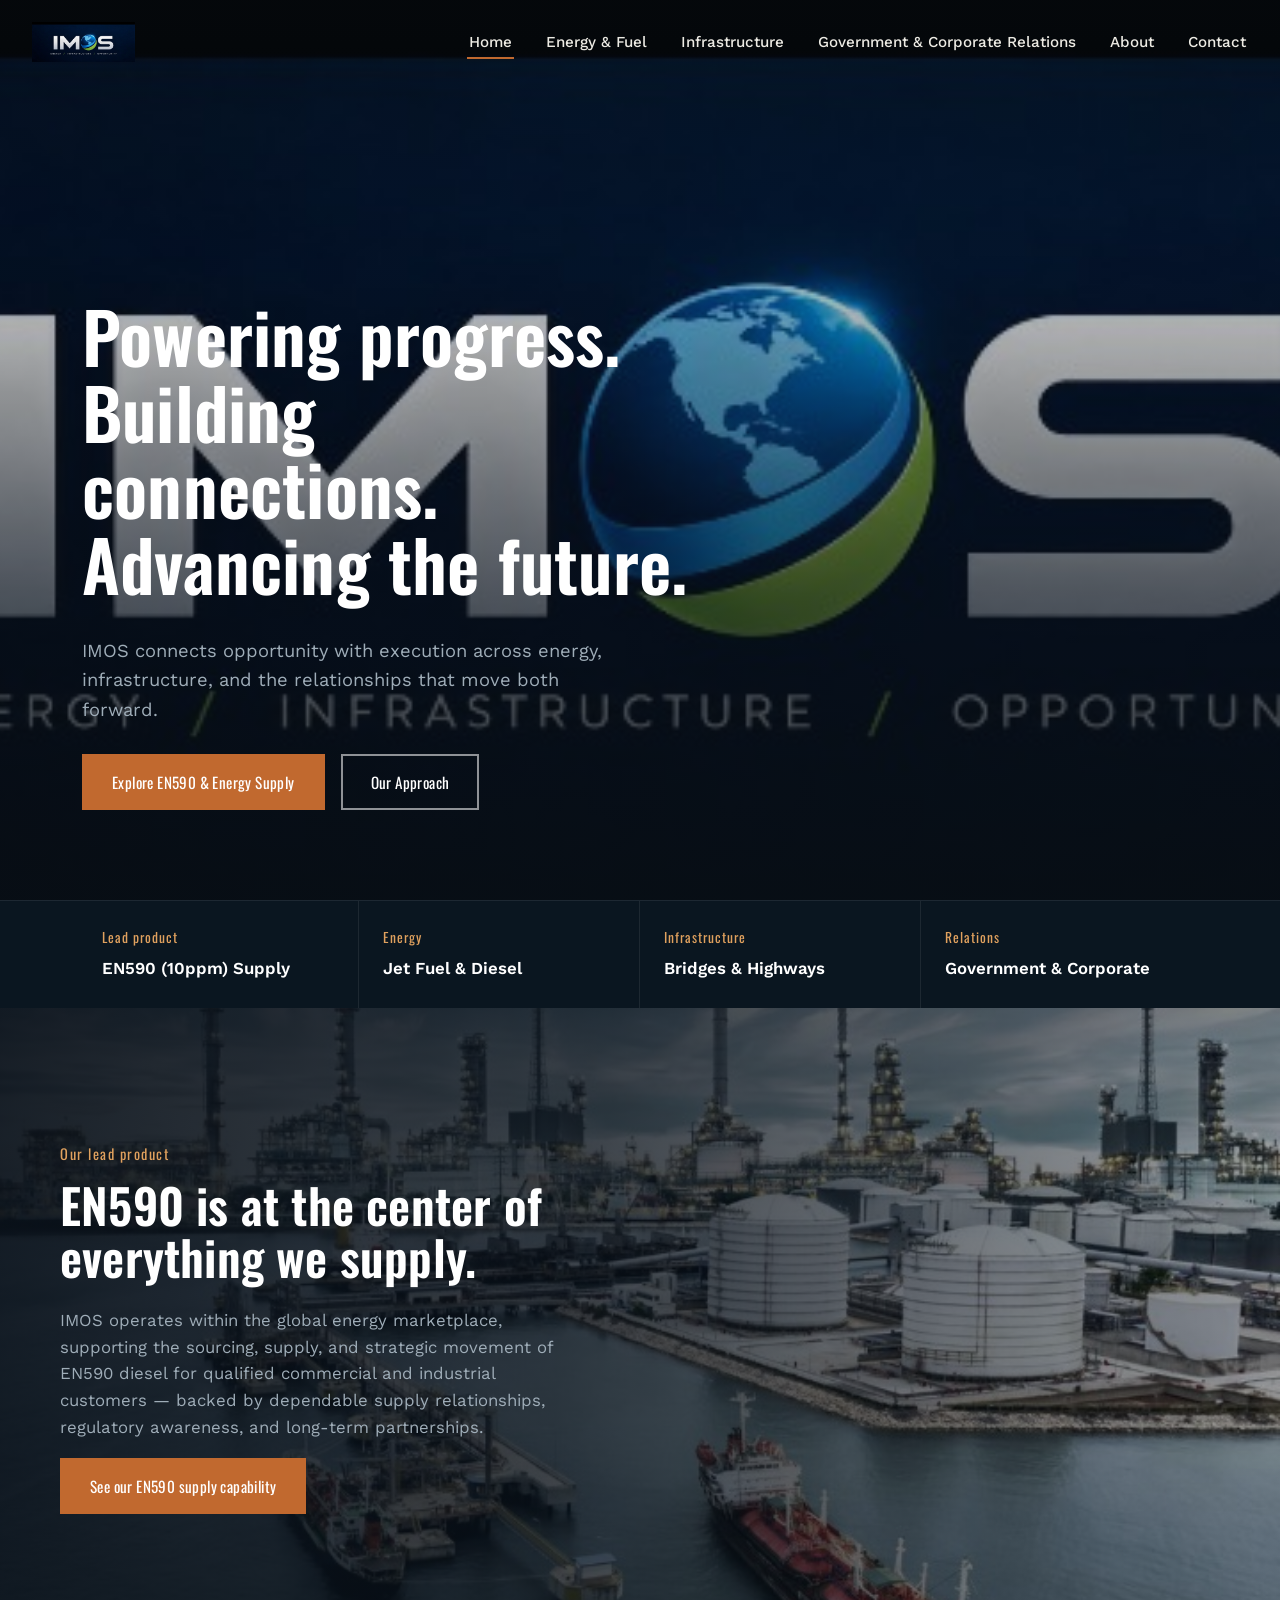
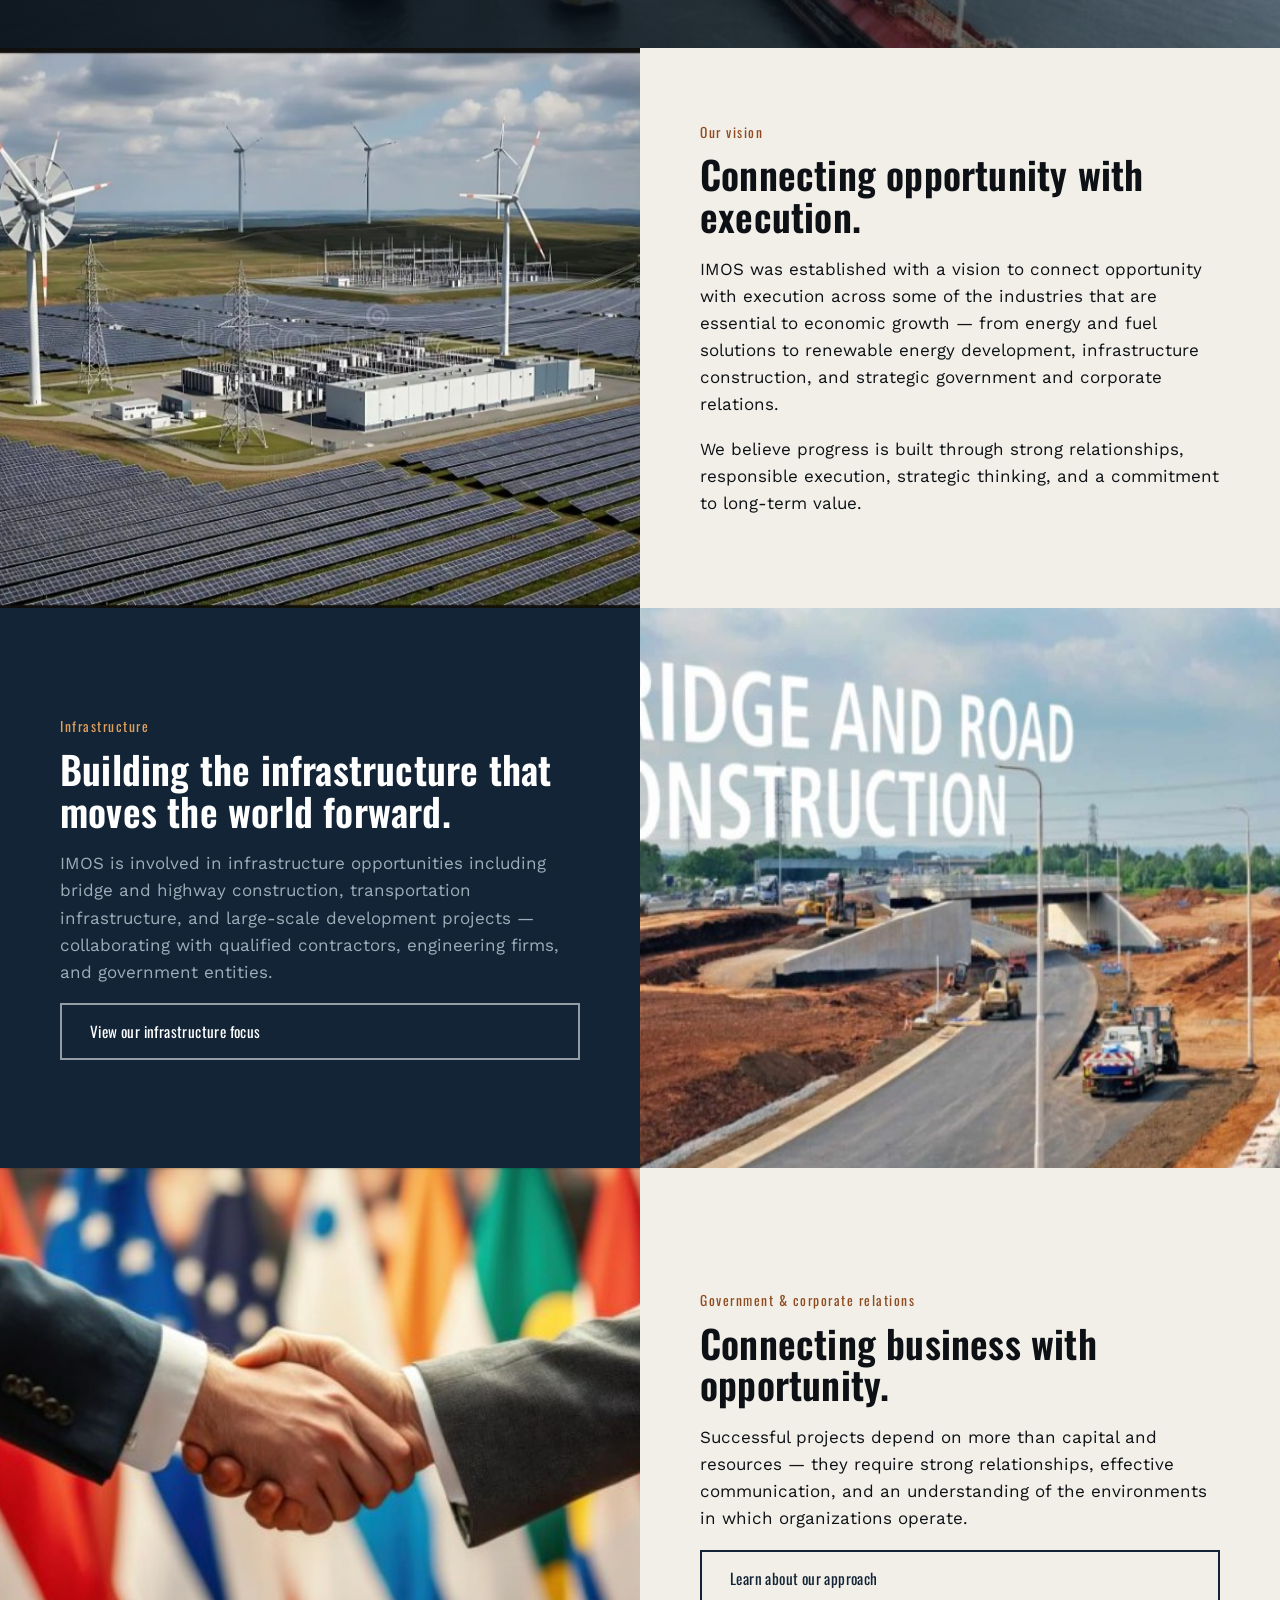
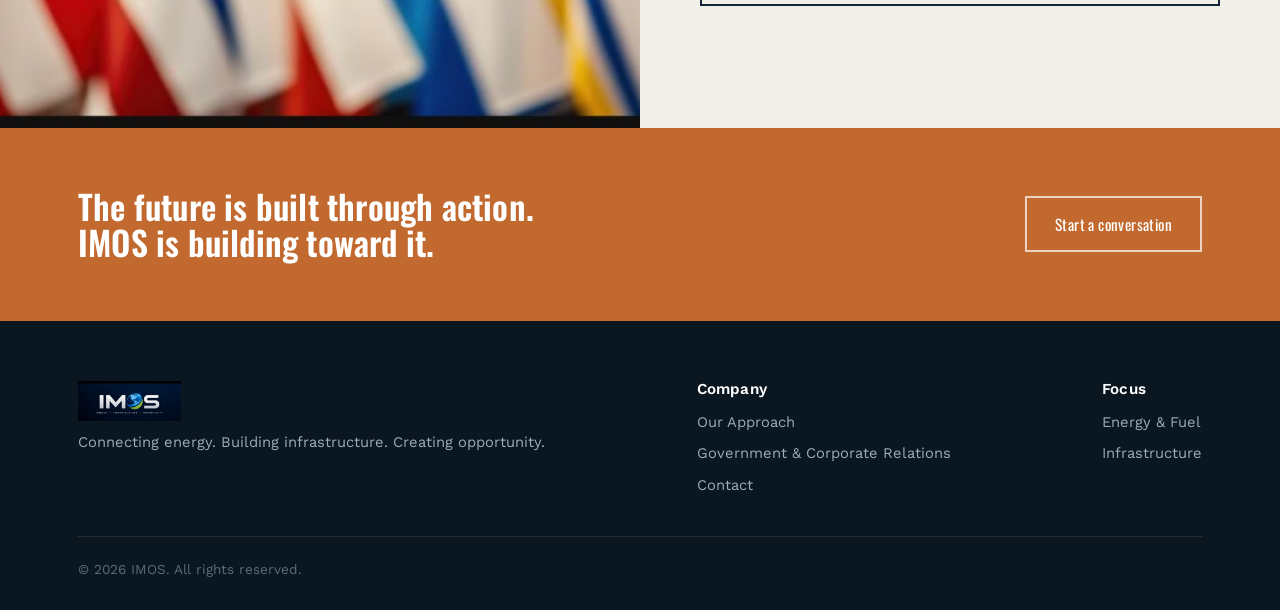
<file: index.html>
<!DOCTYPE html>
<html lang="en">
<head>
<meta charset="UTF-8">
<meta name="viewport" content="width=device-width, initial-scale=1.0">
<title>IMOS | Energy &amp; Infrastructure Solutions</title>
<meta name="description" content="IMOS connects opportunity with execution across energy, fuel supply, renewable energy, infrastructure, and government &amp; corporate relations.">
<link rel="preconnect" href="https://fonts.googleapis.com">
<link href="https://fonts.googleapis.com/css2?family=Oswald:wght@500;600;700&family=Work+Sans:wght@400;500;600&display=swap" rel="stylesheet">
<link rel="stylesheet" href="assets/style.css">
</head>
<body>

<nav class="site-nav">
  <a href="index.html" class="brand"><img src="assets/img/imos-logo.jpg" alt="IMOS"></a>
  <ul class="nav-links">
    <li><a href="index.html" class="active">Home</a></li>
    <li><a href="energy.html">Energy &amp; Fuel</a></li>
    <li><a href="infrastructure.html">Infrastructure</a></li>
    <li><a href="relations.html">Government &amp; Corporate Relations</a></li>
    <li><a href="about.html">About</a></li>
    <li><a href="contact.html">Contact</a></li>
  </ul>
  <button class="nav-toggle" aria-label="Menu">&#9776;</button>
</nav>

<header class="hero">
  <video autoplay muted loop playsinline preload="auto" poster="assets/img/imos-logo.jpg">
    <source src="assets/video/imos-hero.mp4" type="video/mp4">
  </video>
  <div class="hero-content">
    <h1>Powering progress. Building connections. Advancing the future.</h1>
    <p class="lede">IMOS connects opportunity with execution across energy, infrastructure, and the relationships that move both forward.</p>
    <div class="hero-cta">
      <a href="energy.html" class="btn btn-copper">Explore EN590 &amp; Energy Supply</a>
      <a href="about.html" class="btn btn-outline">Our Approach</a>
    </div>
  </div>
</header>

<section class="pillar-strip">
  <div class="wrap">
    <div class="pillar"><span class="num">Lead product</span><strong>EN590 (10ppm) Supply</strong></div>
    <div class="pillar"><span class="num">Energy</span><strong>Jet Fuel &amp; Diesel</strong></div>
    <div class="pillar"><span class="num">Infrastructure</span><strong>Bridges &amp; Highways</strong></div>
    <div class="pillar"><span class="num">Relations</span><strong>Government &amp; Corporate</strong></div>
  </div>
</section>

<section class="focus">
  <div class="split-media">
    <img src="assets/img/port-refinery-tankers.jpg" alt="Refinery and tanker port used for EN590 distribution">
  </div>
  <div class="focus-content">
    <p class="kicker">Our lead product</p>
    <h2>EN590 is at the center of everything we supply.</h2>
    <p>IMOS operates within the global energy marketplace, supporting the sourcing, supply, and strategic movement of EN590 diesel for qualified commercial and industrial customers &mdash; backed by dependable supply relationships, regulatory awareness, and long-term partnerships.</p>
    <a href="energy.html" class="btn btn-copper">See our EN590 supply capability</a>
  </div>
</section>

<section class="split">
  <div class="split-media">
    <img src="assets/img/renewable-wind-solar.jpg" alt="Solar and wind farm">
  </div>
  <div class="split-text">
    <p class="kicker">Our vision</p>
    <h2>Connecting opportunity with execution.</h2>
    <p>IMOS was established with a vision to connect opportunity with execution across some of the industries that are essential to economic growth &mdash; from energy and fuel solutions to renewable energy development, infrastructure construction, and strategic government and corporate relations.</p>
    <p>We believe progress is built through strong relationships, responsible execution, strategic thinking, and a commitment to long-term value.</p>
  </div>
</section>

<section class="split reverse">
  <div class="split-media">
    <img src="assets/img/infrastructure-bridge-overlay.jpg" alt="Highway and bridge construction site">
  </div>
  <div class="split-text on-navy">
    <p class="kicker">Infrastructure</p>
    <h2>Building the infrastructure that moves the world forward.</h2>
    <p>IMOS is involved in infrastructure opportunities including bridge and highway construction, transportation infrastructure, and large-scale development projects &mdash; collaborating with qualified contractors, engineering firms, and government entities.</p>
    <a href="infrastructure.html" class="btn btn-outline">View our infrastructure focus</a>
  </div>
</section>

<section class="split">
  <div class="split-media">
    <img src="assets/img/corporate-handshake-flags.jpg" alt="Handshake in front of international flags">
  </div>
  <div class="split-text">
    <p class="kicker">Government &amp; corporate relations</p>
    <h2>Connecting business with opportunity.</h2>
    <p>Successful projects depend on more than capital and resources &mdash; they require strong relationships, effective communication, and an understanding of the environments in which organizations operate.</p>
    <a href="relations.html" class="btn btn-outline-dark">Learn about our approach</a>
  </div>
</section>

<section class="cta-banner">
  <div class="wrap">
    <h2>The future is built through action. IMOS is building toward it.</h2>
    <a href="contact.html" class="btn btn-outline">Start a conversation</a>
  </div>
</section>

<footer>
  <div class="wrap">
    <div class="foot-grid">
      <div class="foot-col">
        <div class="brand"><img src="assets/img/imos-logo.jpg" alt="IMOS"></div>
        <p>Connecting energy. Building infrastructure. Creating opportunity.</p>
      </div>
      <div class="foot-col">
        <h4>Company</h4>
        <a href="about.html">Our Approach</a>
        <a href="relations.html">Government &amp; Corporate Relations</a>
        <a href="contact.html">Contact</a>
      </div>
      <div class="foot-col">
        <h4>Focus</h4>
        <a href="energy.html">Energy &amp; Fuel</a>
        <a href="infrastructure.html">Infrastructure</a>
      </div>
    </div>
    <div class="foot-bottom">&copy; <span id="year"></span> IMOS. All rights reserved.</div>
  </div>
</footer>

<script>document.getElementById('year').textContent = new Date().getFullYear();</script>

<script src="assets/script.js"></script>
</body>
</html>
</file>
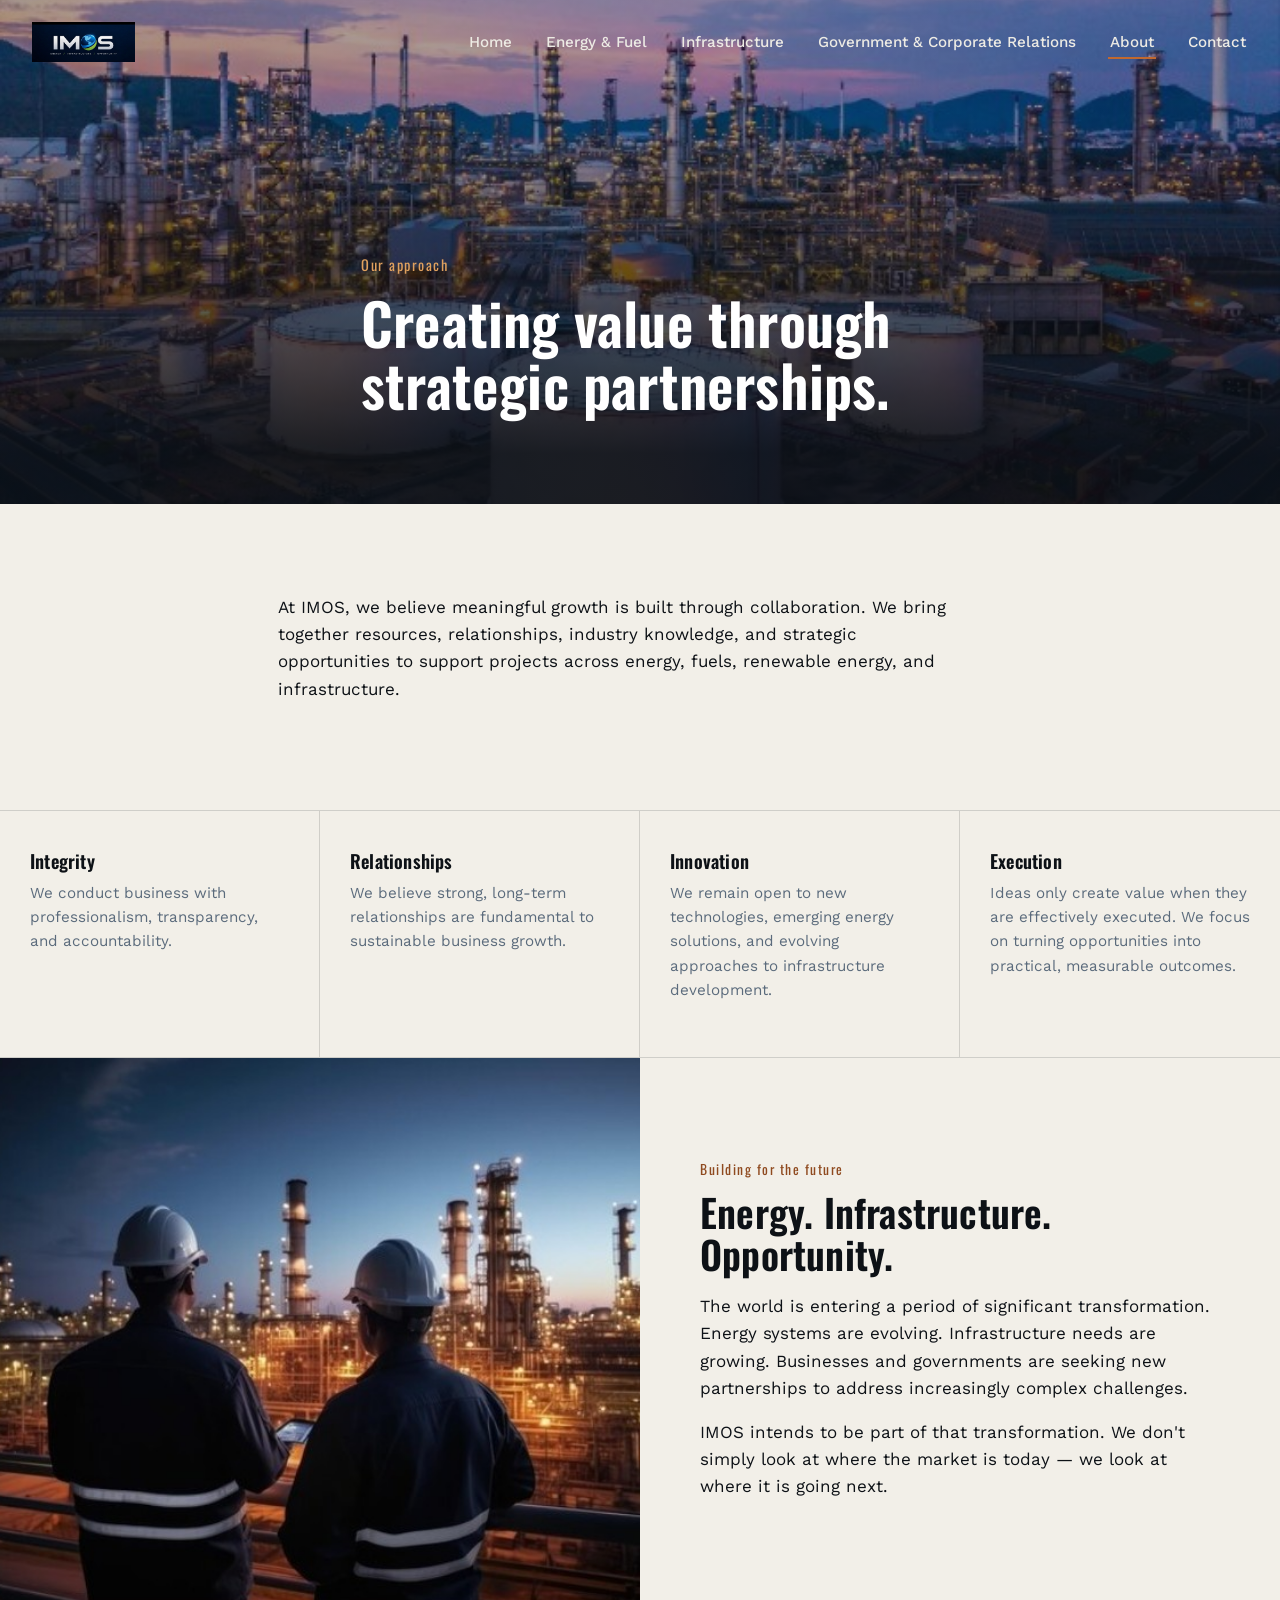
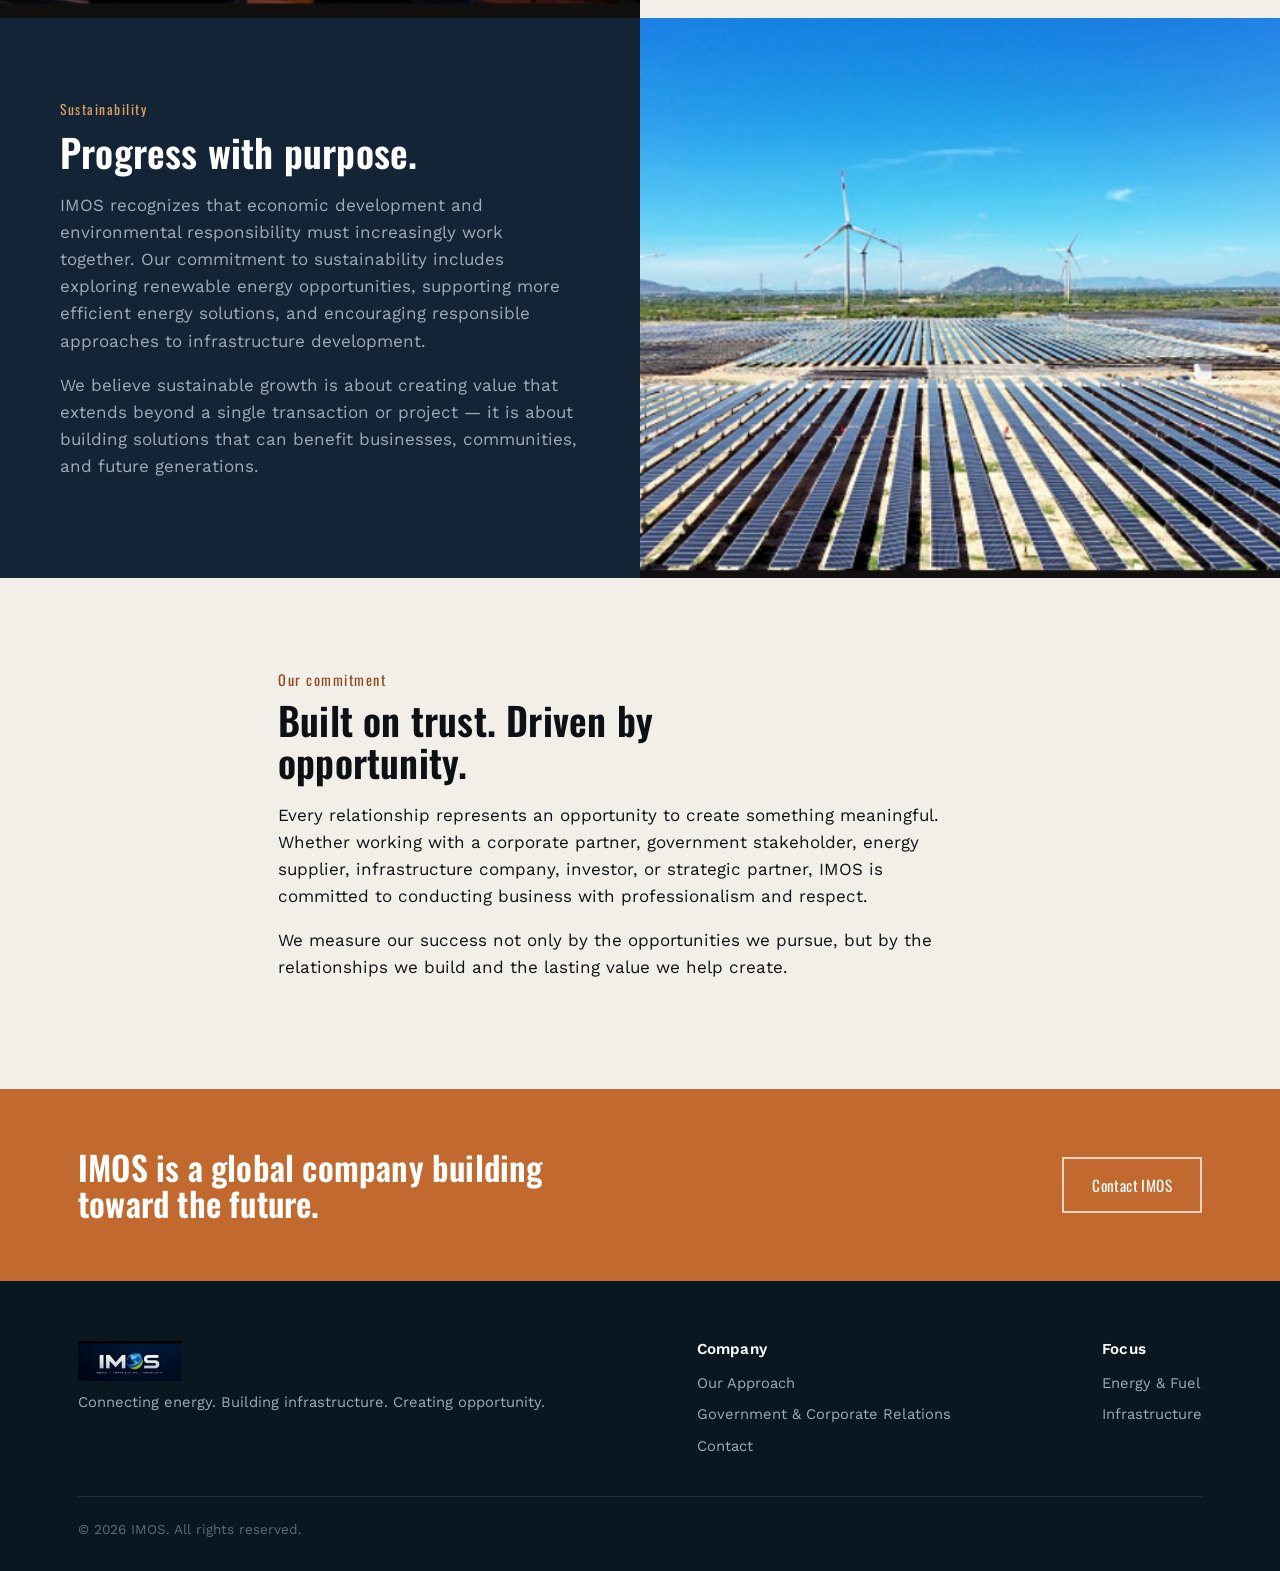
<file: about.html>
<!DOCTYPE html>
<html lang="en">
<head>
<meta charset="UTF-8">
<meta name="viewport" content="width=device-width, initial-scale=1.0">
<title>Our Approach | IMOS</title>
<meta name="description" content="IMOS is a global company building strategic relationships and pursuing opportunities across energy, infrastructure, and government relations.">
<link rel="preconnect" href="https://fonts.googleapis.com">
<link href="https://fonts.googleapis.com/css2?family=Oswald:wght@500;600;700&family=Work+Sans:wght@400;500;600&display=swap" rel="stylesheet">
<link rel="stylesheet" href="assets/style.css">
</head>
<body>

<nav class="site-nav">
  <a href="index.html" class="brand"><img src="assets/img/imos-logo.jpg" alt="IMOS"></a>
  <ul class="nav-links">
    <li><a href="index.html">Home</a></li>
    <li><a href="energy.html">Energy &amp; Fuel</a></li>
    <li><a href="infrastructure.html">Infrastructure</a></li>
    <li><a href="relations.html">Government &amp; Corporate Relations</a></li>
    <li><a href="about.html" class="active">About</a></li>
    <li><a href="contact.html">Contact</a></li>
  </ul>
  <button class="nav-toggle" aria-label="Menu">&#9776;</button>
</nav>

<header class="page-header">
  <img src="assets/img/refinery-dramatic-sky.jpg" alt="Refinery at dusk under a dramatic sky">
  <div class="wrap">
    <p class="kicker">Our approach</p>
    <h1>Creating value through strategic partnerships.</h1>
  </div>
</header>

<section class="band narrow">
  <div class="wrap">
    <p>At IMOS, we believe meaningful growth is built through collaboration. We bring together resources, relationships, industry knowledge, and strategic opportunities to support projects across energy, fuels, renewable energy, and infrastructure.</p>
  </div>
</section>

<section class="principles">
  <div class="principle">
    <h3>Integrity</h3>
    <p>We conduct business with professionalism, transparency, and accountability.</p>
  </div>
  <div class="principle">
    <h3>Relationships</h3>
    <p>We believe strong, long-term relationships are fundamental to sustainable business growth.</p>
  </div>
  <div class="principle">
    <h3>Innovation</h3>
    <p>We remain open to new technologies, emerging energy solutions, and evolving approaches to infrastructure development.</p>
  </div>
  <div class="principle">
    <h3>Execution</h3>
    <p>Ideas only create value when they are effectively executed. We focus on turning opportunities into practical, measurable outcomes.</p>
  </div>
</section>

<section class="split">
  <div class="split-media">
    <img src="assets/img/workers-refinery-night.jpg" alt="Engineers reviewing a refinery at night">
  </div>
  <div class="split-text">
    <p class="kicker">Building for the future</p>
    <h2>Energy. Infrastructure. Opportunity.</h2>
    <p>The world is entering a period of significant transformation. Energy systems are evolving. Infrastructure needs are growing. Businesses and governments are seeking new partnerships to address increasingly complex challenges.</p>
    <p>IMOS intends to be part of that transformation. We don't simply look at where the market is today &mdash; we look at where it is going next.</p>
  </div>
</section>

<section class="split reverse">
  <div class="split-media">
    <img src="assets/img/solar-farm-wide.jpg" alt="Solar farm">
  </div>
  <div class="split-text on-navy">
    <p class="kicker">Sustainability</p>
    <h2>Progress with purpose.</h2>
    <p>IMOS recognizes that economic development and environmental responsibility must increasingly work together. Our commitment to sustainability includes exploring renewable energy opportunities, supporting more efficient energy solutions, and encouraging responsible approaches to infrastructure development.</p>
    <p>We believe sustainable growth is about creating value that extends beyond a single transaction or project &mdash; it is about building solutions that can benefit businesses, communities, and future generations.</p>
  </div>
</section>

<section class="band narrow">
  <div class="wrap">
    <p class="kicker">Our commitment</p>
    <h2>Built on trust. Driven by opportunity.</h2>
    <p>Every relationship represents an opportunity to create something meaningful. Whether working with a corporate partner, government stakeholder, energy supplier, infrastructure company, investor, or strategic partner, IMOS is committed to conducting business with professionalism and respect.</p>
    <p>We measure our success not only by the opportunities we pursue, but by the relationships we build and the lasting value we help create.</p>
  </div>
</section>

<section class="cta-banner">
  <div class="wrap">
    <h2>IMOS is a global company building toward the future.</h2>
    <a href="contact.html" class="btn btn-outline">Contact IMOS</a>
  </div>
</section>

<footer>
  <div class="wrap">
    <div class="foot-grid">
      <div class="foot-col">
        <div class="brand"><img src="assets/img/imos-logo.jpg" alt="IMOS"></div>
        <p>Connecting energy. Building infrastructure. Creating opportunity.</p>
      </div>
      <div class="foot-col">
        <h4>Company</h4>
        <a href="about.html">Our Approach</a>
        <a href="relations.html">Government &amp; Corporate Relations</a>
        <a href="contact.html">Contact</a>
      </div>
      <div class="foot-col">
        <h4>Focus</h4>
        <a href="energy.html">Energy &amp; Fuel</a>
        <a href="infrastructure.html">Infrastructure</a>
      </div>
    </div>
    <div class="foot-bottom">&copy; <span id="year"></span> IMOS. All rights reserved.</div>
  </div>
</footer>

<script>document.getElementById('year').textContent = new Date().getFullYear();</script>
<script src="assets/script.js"></script>
</body>
</html>
</file>
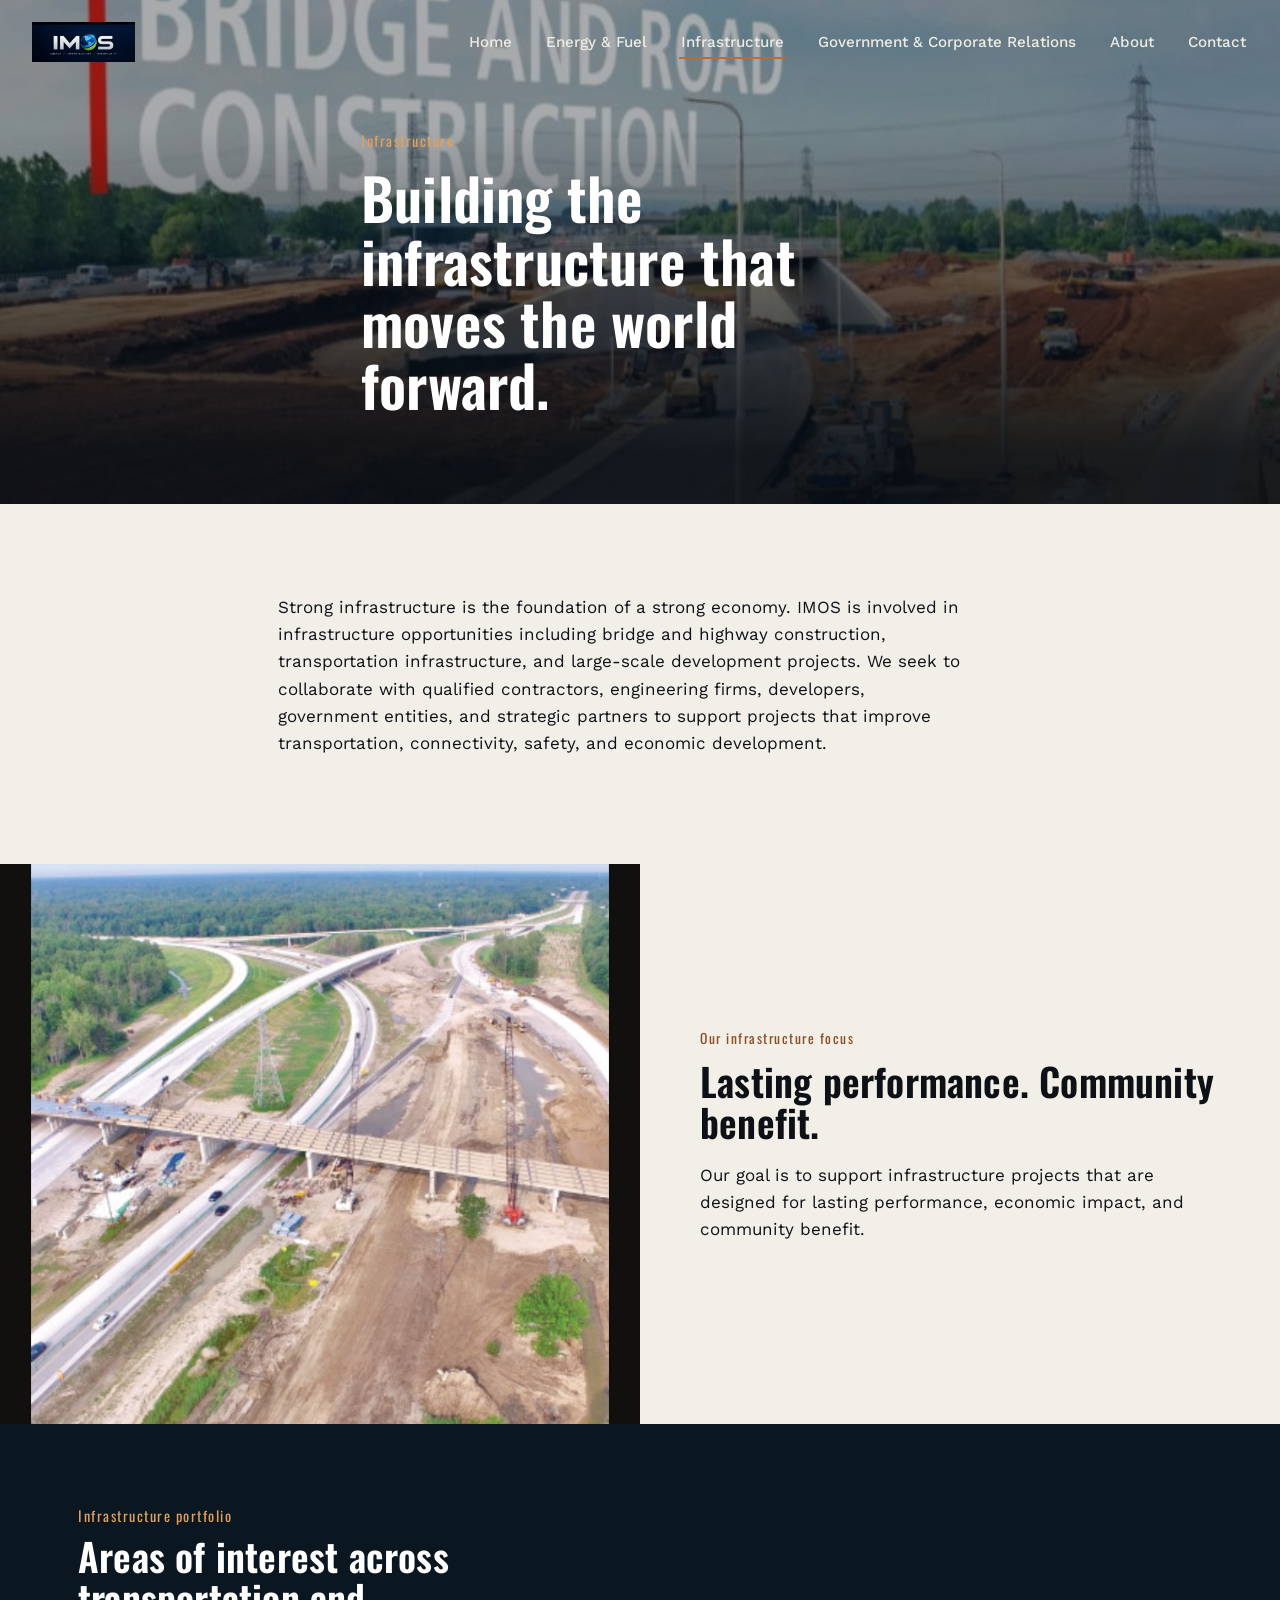
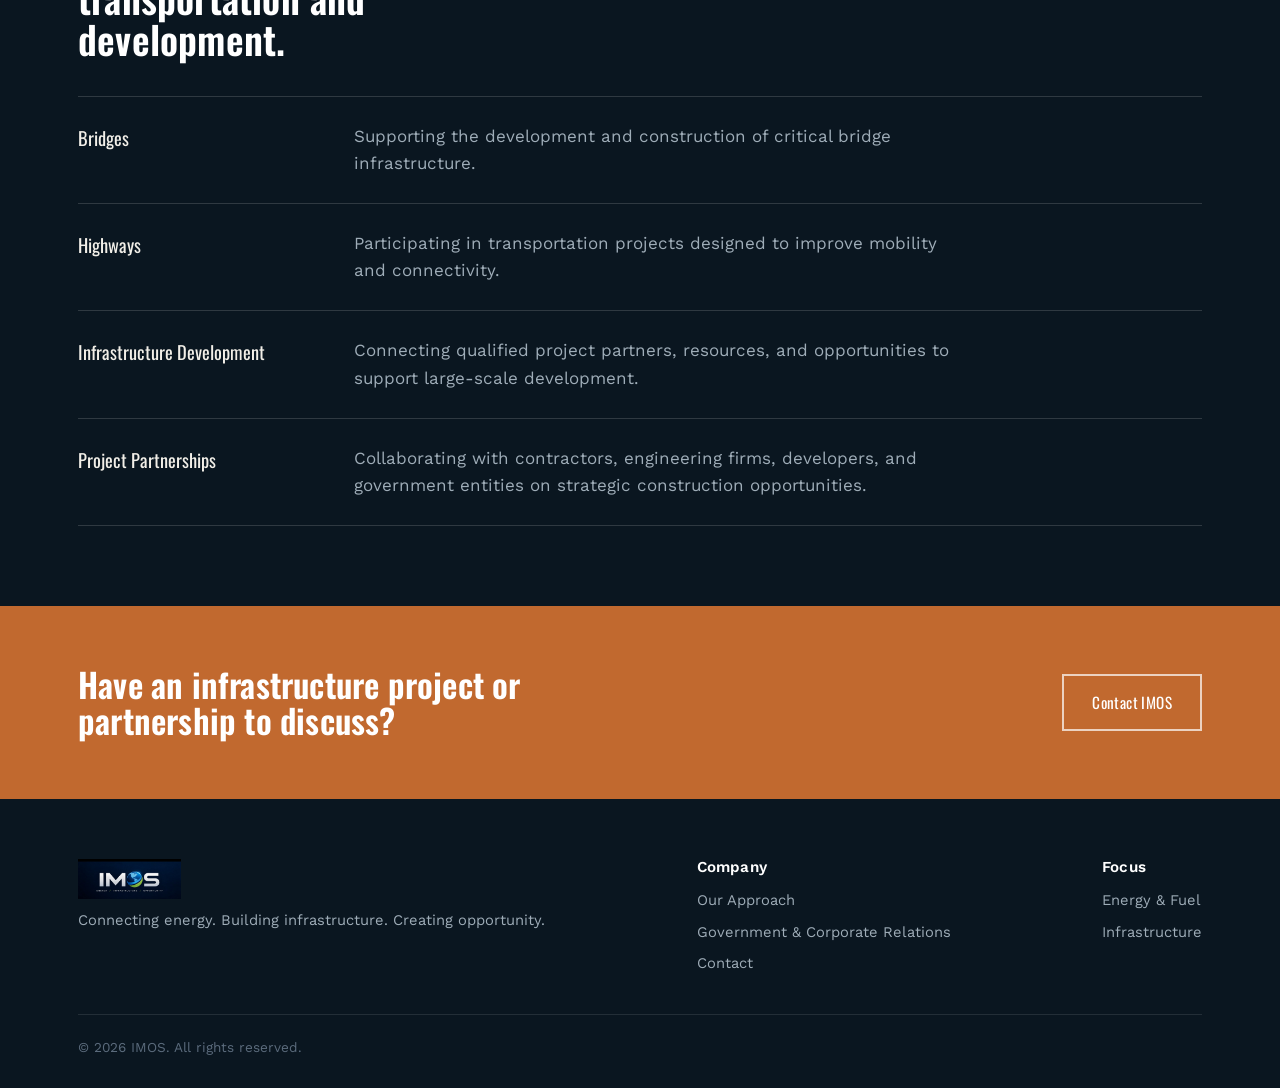
<file: infrastructure.html>
<!DOCTYPE html>
<html lang="en">
<head>
<meta charset="UTF-8">
<meta name="viewport" content="width=device-width, initial-scale=1.0">
<title>Infrastructure | IMOS</title>
<meta name="description" content="IMOS is involved in bridge construction, highway construction, transportation infrastructure, and large-scale development projects.">
<link rel="preconnect" href="https://fonts.googleapis.com">
<link href="https://fonts.googleapis.com/css2?family=Oswald:wght@500;600;700&family=Work+Sans:wght@400;500;600&display=swap" rel="stylesheet">
<link rel="stylesheet" href="assets/style.css">
</head>
<body>

<nav class="site-nav">
  <a href="index.html" class="brand"><img src="assets/img/imos-logo.jpg" alt="IMOS"></a>
  <ul class="nav-links">
    <li><a href="index.html">Home</a></li>
    <li><a href="energy.html">Energy &amp; Fuel</a></li>
    <li><a href="infrastructure.html" class="active">Infrastructure</a></li>
    <li><a href="relations.html">Government &amp; Corporate Relations</a></li>
    <li><a href="about.html">About</a></li>
    <li><a href="contact.html">Contact</a></li>
  </ul>
  <button class="nav-toggle" aria-label="Menu">&#9776;</button>
</nav>

<header class="page-header">
  <img src="assets/img/infrastructure-bridge-overlay.jpg" alt="Bridge and road construction">
  <div class="wrap">
    <p class="kicker">Infrastructure</p>
    <h1>Building the infrastructure that moves the world forward.</h1>
  </div>
</header>

<section class="band narrow">
  <div class="wrap">
    <p>Strong infrastructure is the foundation of a strong economy. IMOS is involved in infrastructure opportunities including bridge and highway construction, transportation infrastructure, and large-scale development projects. We seek to collaborate with qualified contractors, engineering firms, developers, government entities, and strategic partners to support projects that improve transportation, connectivity, safety, and economic development.</p>
  </div>
</section>

<section class="split">
  <div class="split-media">
    <img src="assets/img/infrastructure-highway-aerial.jpg" alt="Aerial view of highway and bridge construction">
  </div>
  <div class="split-text">
    <p class="kicker">Our infrastructure focus</p>
    <h2>Lasting performance. Community benefit.</h2>
    <p>Our goal is to support infrastructure projects that are designed for lasting performance, economic impact, and community benefit.</p>
  </div>
</section>

<section class="list-block dark">
  <div class="wrap">
    <p class="kicker">Infrastructure portfolio</p>
    <h2>Areas of interest across transportation and development.</h2>
    <div class="item-row">
      <div class="label">Bridges</div>
      <p>Supporting the development and construction of critical bridge infrastructure.</p>
    </div>
    <div class="item-row">
      <div class="label">Highways</div>
      <p>Participating in transportation projects designed to improve mobility and connectivity.</p>
    </div>
    <div class="item-row">
      <div class="label">Infrastructure Development</div>
      <p>Connecting qualified project partners, resources, and opportunities to support large-scale development.</p>
    </div>
    <div class="item-row">
      <div class="label">Project Partnerships</div>
      <p>Collaborating with contractors, engineering firms, developers, and government entities on strategic construction opportunities.</p>
    </div>
  </div>
</section>

<section class="cta-banner">
  <div class="wrap">
    <h2>Have an infrastructure project or partnership to discuss?</h2>
    <a href="contact.html" class="btn btn-outline">Contact IMOS</a>
  </div>
</section>

<footer>
  <div class="wrap">
    <div class="foot-grid">
      <div class="foot-col">
        <div class="brand"><img src="assets/img/imos-logo.jpg" alt="IMOS"></div>
        <p>Connecting energy. Building infrastructure. Creating opportunity.</p>
      </div>
      <div class="foot-col">
        <h4>Company</h4>
        <a href="about.html">Our Approach</a>
        <a href="relations.html">Government &amp; Corporate Relations</a>
        <a href="contact.html">Contact</a>
      </div>
      <div class="foot-col">
        <h4>Focus</h4>
        <a href="energy.html">Energy &amp; Fuel</a>
        <a href="infrastructure.html">Infrastructure</a>
      </div>
    </div>
    <div class="foot-bottom">&copy; <span id="year"></span> IMOS. All rights reserved.</div>
  </div>
</footer>

<script>document.getElementById('year').textContent = new Date().getFullYear();</script>
<script src="assets/script.js"></script>
</body>
</html>
</file>
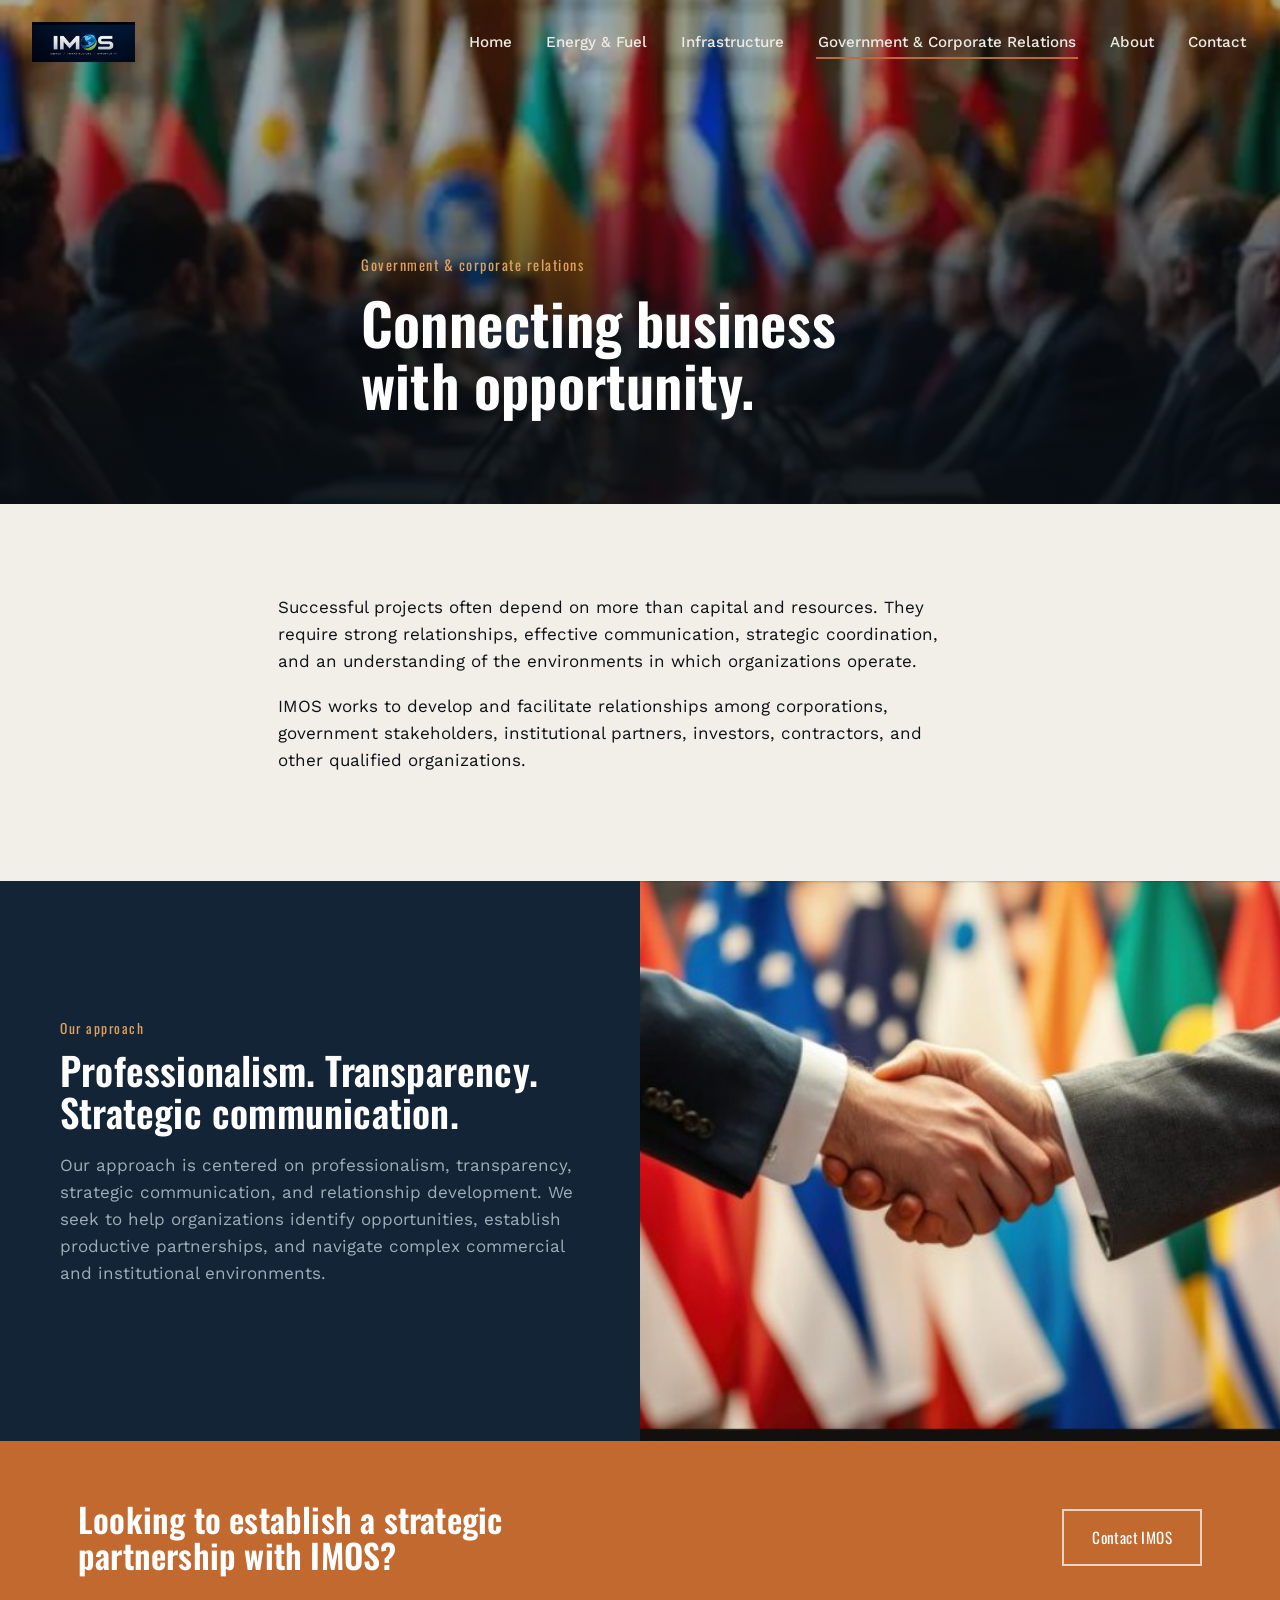
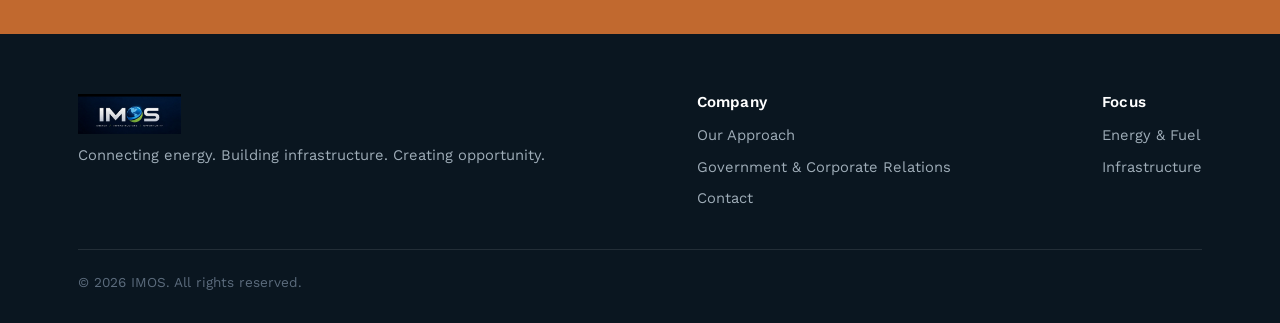
<file: relations.html>
<!DOCTYPE html>
<html lang="en">
<head>
<meta charset="UTF-8">
<meta name="viewport" content="width=device-width, initial-scale=1.0">
<title>Government &amp; Corporate Relations | IMOS</title>
<meta name="description" content="IMOS develops and facilitates relationships among corporations, government stakeholders, institutional partners, investors, and contractors.">
<link rel="preconnect" href="https://fonts.googleapis.com">
<link href="https://fonts.googleapis.com/css2?family=Oswald:wght@500;600;700&family=Work+Sans:wght@400;500;600&display=swap" rel="stylesheet">
<link rel="stylesheet" href="assets/style.css">
</head>
<body>

<nav class="site-nav">
  <a href="index.html" class="brand"><img src="assets/img/imos-logo.jpg" alt="IMOS"></a>
  <ul class="nav-links">
    <li><a href="index.html">Home</a></li>
    <li><a href="energy.html">Energy &amp; Fuel</a></li>
    <li><a href="infrastructure.html">Infrastructure</a></li>
    <li><a href="relations.html" class="active">Government &amp; Corporate Relations</a></li>
    <li><a href="about.html">About</a></li>
    <li><a href="contact.html">Contact</a></li>
  </ul>
  <button class="nav-toggle" aria-label="Menu">&#9776;</button>
</nav>

<header class="page-header">
  <img src="assets/img/government-chamber.jpg" alt="Government chamber with international flags">
  <div class="wrap">
    <p class="kicker">Government &amp; corporate relations</p>
    <h1>Connecting business with opportunity.</h1>
  </div>
</header>

<section class="band narrow">
  <div class="wrap">
    <p>Successful projects often depend on more than capital and resources. They require strong relationships, effective communication, strategic coordination, and an understanding of the environments in which organizations operate.</p>
    <p>IMOS works to develop and facilitate relationships among corporations, government stakeholders, institutional partners, investors, contractors, and other qualified organizations.</p>
  </div>
</section>

<section class="split reverse">
  <div class="split-media">
    <img src="assets/img/corporate-handshake-flags.jpg" alt="Handshake in front of international flags">
  </div>
  <div class="split-text on-navy">
    <p class="kicker">Our approach</p>
    <h2>Professionalism. Transparency. Strategic communication.</h2>
    <p>Our approach is centered on professionalism, transparency, strategic communication, and relationship development. We seek to help organizations identify opportunities, establish productive partnerships, and navigate complex commercial and institutional environments.</p>
  </div>
</section>

<section class="cta-banner">
  <div class="wrap">
    <h2>Looking to establish a strategic partnership with IMOS?</h2>
    <a href="contact.html" class="btn btn-outline">Contact IMOS</a>
  </div>
</section>

<footer>
  <div class="wrap">
    <div class="foot-grid">
      <div class="foot-col">
        <div class="brand"><img src="assets/img/imos-logo.jpg" alt="IMOS"></div>
        <p>Connecting energy. Building infrastructure. Creating opportunity.</p>
      </div>
      <div class="foot-col">
        <h4>Company</h4>
        <a href="about.html">Our Approach</a>
        <a href="relations.html">Government &amp; Corporate Relations</a>
        <a href="contact.html">Contact</a>
      </div>
      <div class="foot-col">
        <h4>Focus</h4>
        <a href="energy.html">Energy &amp; Fuel</a>
        <a href="infrastructure.html">Infrastructure</a>
      </div>
    </div>
    <div class="foot-bottom">&copy; <span id="year"></span> IMOS. All rights reserved.</div>
  </div>
</footer>

<script>document.getElementById('year').textContent = new Date().getFullYear();</script>
<script src="assets/script.js"></script>
</body>
</html>
</file>
<file: assets/style.css>
/* ===========================================================
   IMOS — Energy & Infrastructure
   Design tokens
   =========================================================== */
:root{
  --navy-deep:#0A1620;
  --navy:#122436;
  --navy-soft:#1B3349;
  --steel:#5B6B7C;
  --steel-light:#9FADB8;
  --paper:#F2EFE8;
  --paper-dim:#E7E2D6;
  --ink:#0D1116;
  --copper:#C1692F;
  --copper-dark:#8F4A1F;
  --copper-light:#E0A15E;

  --font-display: 'Oswald', sans-serif;
  --font-body: 'Work Sans', sans-serif;

  --maxw: 1180px;
}

*{box-sizing:border-box;}
html{scroll-behavior:smooth;}
body{
  margin:0;
  font-family:var(--font-body);
  color:var(--ink);
  background:var(--paper);
  line-height:1.6;
  font-size:17px;
}
img{max-width:100%; display:block;}
a{color:inherit; text-decoration:none;}
h1,h2,h3,h4{
  font-family:var(--font-display);
  font-weight:600;
  line-height:1.08;
  margin:0 0 .5em 0;
  letter-spacing:.2px;
}
p{margin:0 0 1em 0; max-width:62ch;}
.wrap{max-width:var(--maxw); margin:0 auto; padding:0 28px;}

/* ---------- Nav ---------- */
.site-nav{
  position:fixed; top:0; left:0; right:0; z-index:100;
  display:flex; align-items:center; justify-content:space-between;
  padding:22px 32px;
  transition:background .35s ease, padding .35s ease, box-shadow .35s ease;
}
.site-nav.solid{
  background:var(--navy-deep);
  padding:14px 32px;
  box-shadow:0 2px 14px rgba(0,0,0,.25);
}
.brand{
  font-family:var(--font-display);
  font-size:1.4rem;
  color:#fff;
  font-weight:600;
  letter-spacing:1px;
}
.brand span{color:var(--copper-light);}
.brand img{height:40px; width:auto; display:block;}
.nav-links{display:flex; gap:30px; list-style:none; margin:0; padding:0;}
.nav-links a{
  color:#EDEBE4;
  font-size:.95rem;
  font-weight:500;
  padding:6px 2px;
  border-bottom:2px solid transparent;
  transition:border-color .2s ease, color .2s ease;
}
.nav-links a:hover, .nav-links a.active{
  border-bottom-color:var(--copper);
}
.nav-toggle{display:none; background:none; border:0; color:#fff; font-size:1.6rem; cursor:pointer;}

@media (max-width:820px){
  .nav-links{
    position:fixed; top:0; right:0; height:100vh; width:min(78vw,320px);
    background:var(--navy-deep);
    flex-direction:column; gap:0;
    padding:90px 32px 32px;
    transform:translateX(100%);
    transition:transform .3s ease;
  }
  .nav-links.open{transform:translateX(0);}
  .nav-links li{border-bottom:1px solid rgba(255,255,255,.08); width:100%;}
  .nav-links a{display:block; padding:16px 0;}
  .nav-toggle{display:block;}
}

/* ---------- Hero (video background) ---------- */
.hero{
  position:relative;
  min-height:100vh;
  display:flex; align-items:flex-end;
  overflow:hidden;
  background:var(--navy-deep);
}
.hero video, .hero .hero-fallback{
  position:absolute; inset:0;
  width:100%; height:100%;
  object-fit:cover;
  object-position:center;
}
.hero::after{
  content:"";
  position:absolute; inset:0;
  background:linear-gradient(0deg, rgba(8,14,20,.92) 0%, rgba(8,14,20,.55) 42%, rgba(8,14,20,.25) 70%, rgba(8,14,20,.55) 100%);
}
.hero-content{
  position:relative; z-index:2;
  padding:0 32px 90px;
  max-width:var(--maxw);
  margin:0 auto;
  width:100%;
}
.hero-content h1{
  color:#fff;
  font-size:clamp(2.4rem, 6vw, 4.4rem);
  max-width:16ch;
}
.hero-content .lede{
  color:var(--steel-light);
  font-size:1.15rem;
  max-width:48ch;
  margin-bottom:1.6em;
}
.hero-cta{display:flex; gap:16px; flex-wrap:wrap;}

/* ---------- Buttons ---------- */
.btn{
  display:inline-block;
  padding:14px 28px;
  font-family:var(--font-display);
  font-size:.95rem;
  letter-spacing:.4px;
  border:2px solid transparent;
  transition:background .2s ease, color .2s ease, border-color .2s ease;
}
.btn-copper{background:var(--copper); color:#fff;}
.btn-copper:hover{background:var(--copper-dark);}
.btn-outline{border-color:rgba(255,255,255,.55); color:#fff;}
.btn-outline:hover{border-color:#fff; background:rgba(255,255,255,.08);}
.btn-outline-dark{border-color:var(--navy); color:var(--navy);}
.btn-outline-dark:hover{background:var(--navy); color:#fff;}

/* ---------- Pillar strip (below hero) ---------- */
.pillar-strip{
  background:var(--navy-deep);
  border-top:1px solid rgba(255,255,255,.08);
}
.pillar-strip .wrap{
  display:grid;
  grid-template-columns:repeat(4,1fr);
}
.pillar{
  padding:26px 24px;
  border-right:1px solid rgba(255,255,255,.08);
}
.pillar:last-child{border-right:none;}
.pillar .num{
  font-family:var(--font-display);
  color:var(--copper-light);
  font-size:.85rem;
  letter-spacing:1px;
  display:block;
  margin-bottom:6px;
}
.pillar strong{color:#fff; font-size:1.05rem; font-weight:600;}
@media (max-width:820px){
  .pillar-strip .wrap{grid-template-columns:1fr 1fr;}
  .pillar{border-bottom:1px solid rgba(255,255,255,.08);}
}

/* ---------- Split section (photo + text) ---------- */
.split{
  display:grid;
  grid-template-columns:1fr 1fr;
  min-height:560px;
}
.split.reverse{direction:rtl;}
.split.reverse > *{direction:ltr;}
.split-media{position:relative; min-height:340px; overflow:hidden;}
.split-media img{width:100%; height:100%; object-fit:cover; position:absolute; inset:0;}
.split-text{
  display:flex; flex-direction:column; justify-content:center;
  padding:70px 60px;
  background:var(--paper);
}
.split-text.on-navy{background:var(--navy); color:var(--paper);}
.split-text.on-navy h2, .split-text.on-navy h3{color:#fff;}
.split-text.on-navy p{color:var(--steel-light);}
.split-text .kicker{
  color:var(--copper-dark);
  font-family:var(--font-display);
  font-size:.85rem;
  letter-spacing:1.5px;
  margin-bottom:10px;
}
.split-text.on-navy .kicker{color:var(--copper-light);}
.split-text h2{font-size:clamp(1.8rem,3vw,2.6rem);}

@media (max-width:900px){
  .split{grid-template-columns:1fr;}
  .split-media{min-height:280px;}
  .split-text{padding:50px 28px;}
}

/* ---------- Focus section (EN590 lead) ---------- */
.focus{
  position:relative;
  min-height:640px;
  display:flex; align-items:center;
  color:#fff;
}
.focus .split-media{position:absolute; inset:0; z-index:0;}
.focus .split-media::after{
  content:"";
  position:absolute; inset:0;
  background:linear-gradient(100deg, rgba(9,17,26,.94) 0%, rgba(9,17,26,.78) 45%, rgba(9,17,26,.35) 100%);
}
.focus-content{position:relative; z-index:1; padding:80px 60px; max-width:640px;}
.focus-content .kicker{color:var(--copper-light); font-family:var(--font-display); letter-spacing:1.5px; font-size:.9rem;}
.focus-content h2{font-size:clamp(2rem,4vw,3rem);}
.focus-content p{color:var(--steel-light); font-size:1.05rem;}
@media (max-width:820px){
  .focus-content{padding:60px 28px;}
}

/* ---------- CTA banner ---------- */
.cta-banner{
  background:var(--copper);
  color:#fff;
  padding:60px 0;
  text-align:left;
}
.cta-banner .wrap{
  display:flex; align-items:center; justify-content:space-between; gap:24px; flex-wrap:wrap;
}
.cta-banner h2{color:#fff; font-size:clamp(1.5rem,3vw,2.1rem); margin:0; max-width:26ch;}
.cta-banner .btn-outline{border-color:rgba(255,255,255,.7);}

/* ---------- Footer ---------- */
footer{background:var(--navy-deep); color:var(--steel-light); padding:60px 0 30px;}
footer .foot-grid{
  display:flex; justify-content:space-between; flex-wrap:wrap; gap:40px;
  padding-bottom:30px; border-bottom:1px solid rgba(255,255,255,.1);
}
footer .brand{margin-bottom:10px;}
footer .foot-col h4{color:#fff; font-size:.95rem; margin-bottom:14px; font-family:var(--font-body); font-weight:600;}
footer .foot-col a, footer .foot-col p{display:block; margin-bottom:8px; font-size:.92rem; color:var(--steel-light);}
footer .foot-col a:hover{color:var(--copper-light);}
.foot-bottom{padding-top:22px; font-size:.85rem; color:var(--steel);}

/* ---------- List blocks (portfolio items) ---------- */
.list-block{padding:80px 0; background:var(--paper);}
.list-block.dark{background:var(--navy-deep); color:var(--paper);}
.list-block.dark h2, .list-block.dark .kicker{color:#fff;}
.list-block .kicker{
  color:var(--copper-dark); font-family:var(--font-display);
  letter-spacing:1.5px; font-size:.9rem; margin-bottom:8px;
}
.list-block.dark .kicker{color:var(--copper-light);}
.list-block h2{font-size:clamp(1.8rem,3vw,2.4rem); max-width:20ch; margin-bottom:36px;}
.item-row{
  display:flex; gap:36px;
  padding:26px 0;
  border-top:1px solid rgba(13,17,22,.15);
}
.list-block.dark .item-row{border-top-color:rgba(255,255,255,.15);}
.item-row:last-child{border-bottom:1px solid rgba(13,17,22,.15);}
.list-block.dark .item-row:last-child{border-bottom-color:rgba(255,255,255,.15);}
.item-row .label{
  flex:0 0 240px;
  font-family:var(--font-display);
  font-size:1.15rem;
}
.item-row p{margin:0; max-width:56ch; color:var(--steel);}
.list-block.dark .item-row p{color:var(--steel-light);}
@media (max-width:700px){
  .item-row{flex-direction:column; gap:8px;}
  .item-row .label{flex:none;}
}

/* ---------- Simple content band ---------- */
.band{padding:90px 0;}
.band.narrow .wrap{max-width:780px;}
.band h2{font-size:clamp(1.8rem,3vw,2.6rem); max-width:18ch;}
.band .kicker{
  color:var(--copper-dark); font-family:var(--font-display);
  letter-spacing:1.5px; font-size:.9rem; margin-bottom:8px;
}

/* ---------- Page header (non-home pages) ---------- */
.page-header{
  position:relative;
  min-height:56vh;
  display:flex; align-items:flex-end;
  color:#fff;
  overflow:hidden;
}
.page-header img{position:absolute; inset:0; width:100%; height:100%; object-fit:cover;}
.page-header::after{
  content:"";
  position:absolute; inset:0;
  background:linear-gradient(0deg, rgba(8,14,20,.92) 10%, rgba(8,14,20,.35) 75%);
}
.page-header .wrap{position:relative; z-index:1; padding-bottom:60px;}
.page-header .kicker{color:var(--copper-light); font-family:var(--font-display); letter-spacing:1.5px; font-size:.9rem;}
.page-header h1{font-size:clamp(2.2rem,5vw,3.6rem); max-width:18ch;}

/* ---------- Principles (4, non-numbered) ---------- */
.principles{
  display:grid; grid-template-columns:repeat(4,1fr);
  border-top:1px solid rgba(13,17,22,.15);
  border-bottom:1px solid rgba(13,17,22,.15);
}
.principle{padding:40px 30px; border-right:1px solid rgba(13,17,22,.15);}
.principle:last-child{border-right:none;}
.principle h3{font-size:1.15rem; margin-bottom:10px;}
.principle p{font-size:.95rem; color:var(--steel);}
@media (max-width:900px){
  .principles{grid-template-columns:1fr 1fr;}
  .principle:nth-child(2){border-right:none;}
  .principle{border-bottom:1px solid rgba(13,17,22,.15);}
}
@media (max-width:560px){
  .principles{grid-template-columns:1fr;}
  .principle{border-right:none;}
}
</file>
